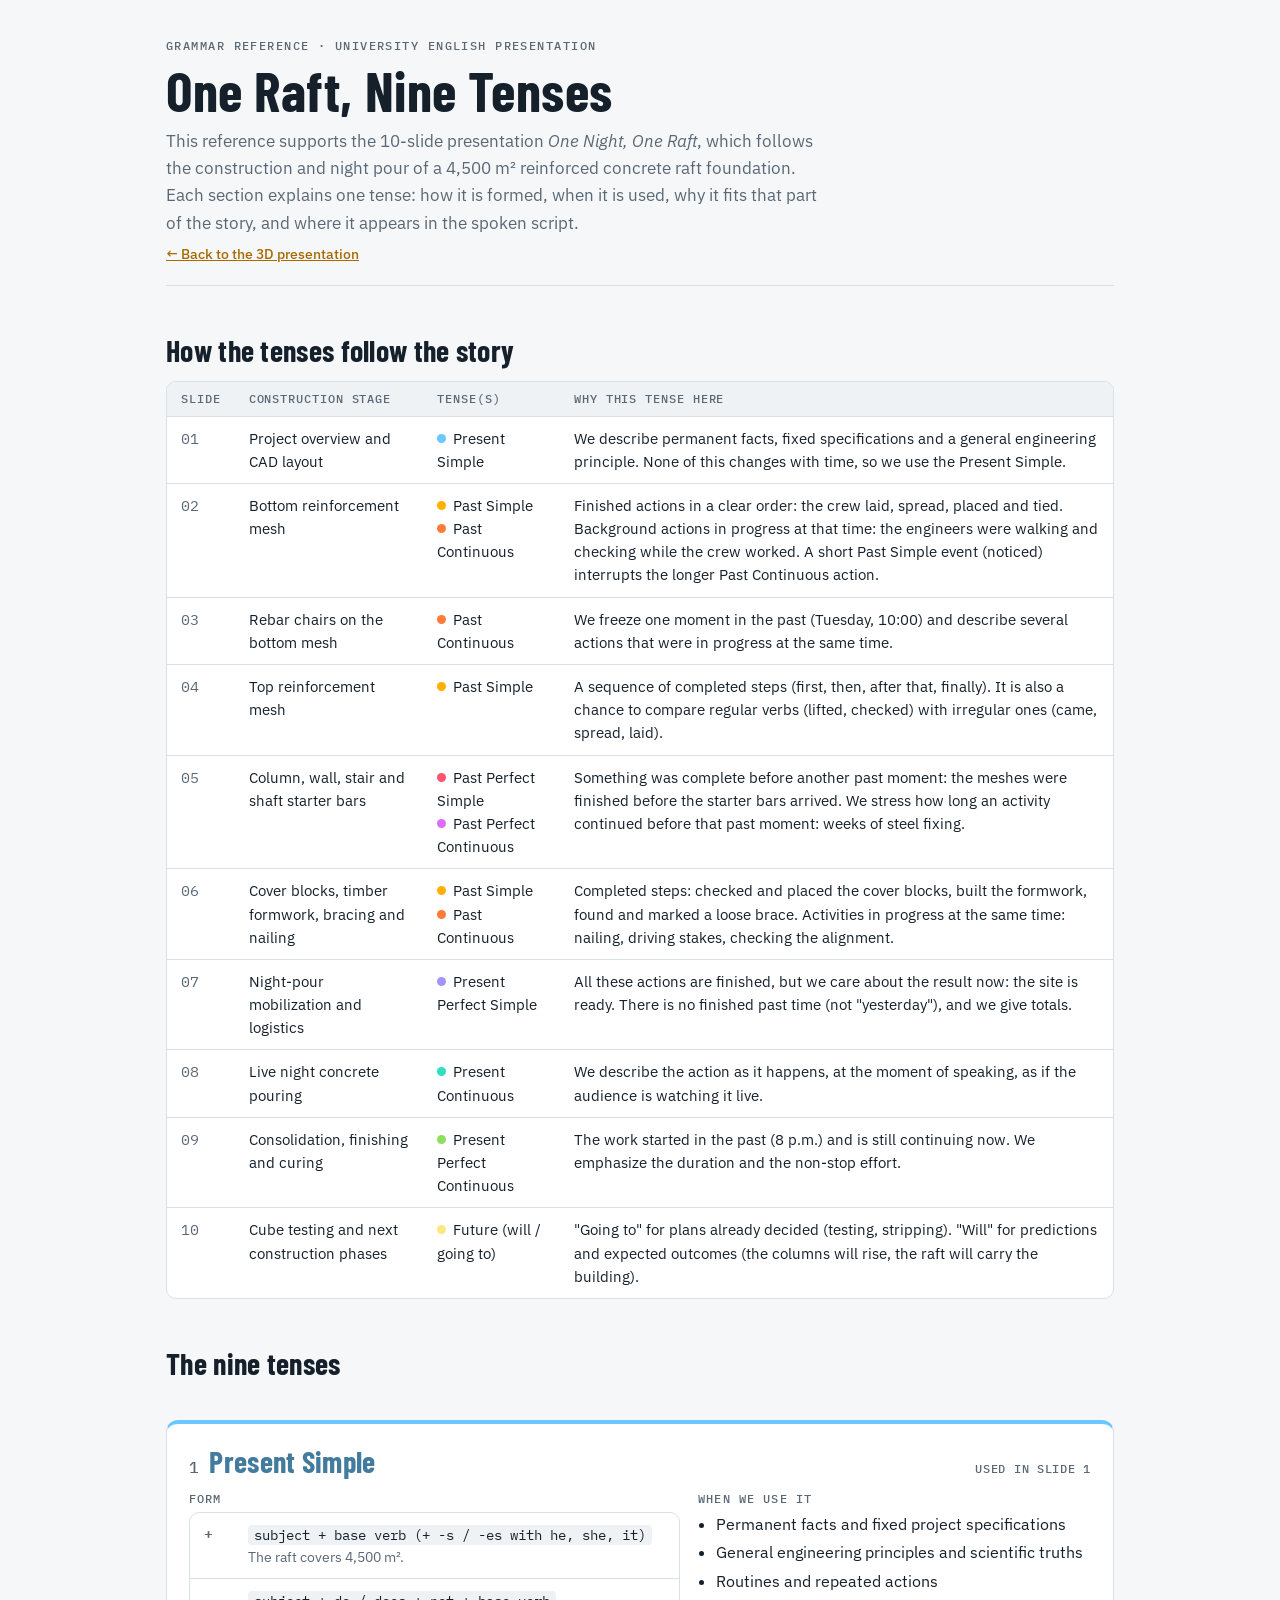
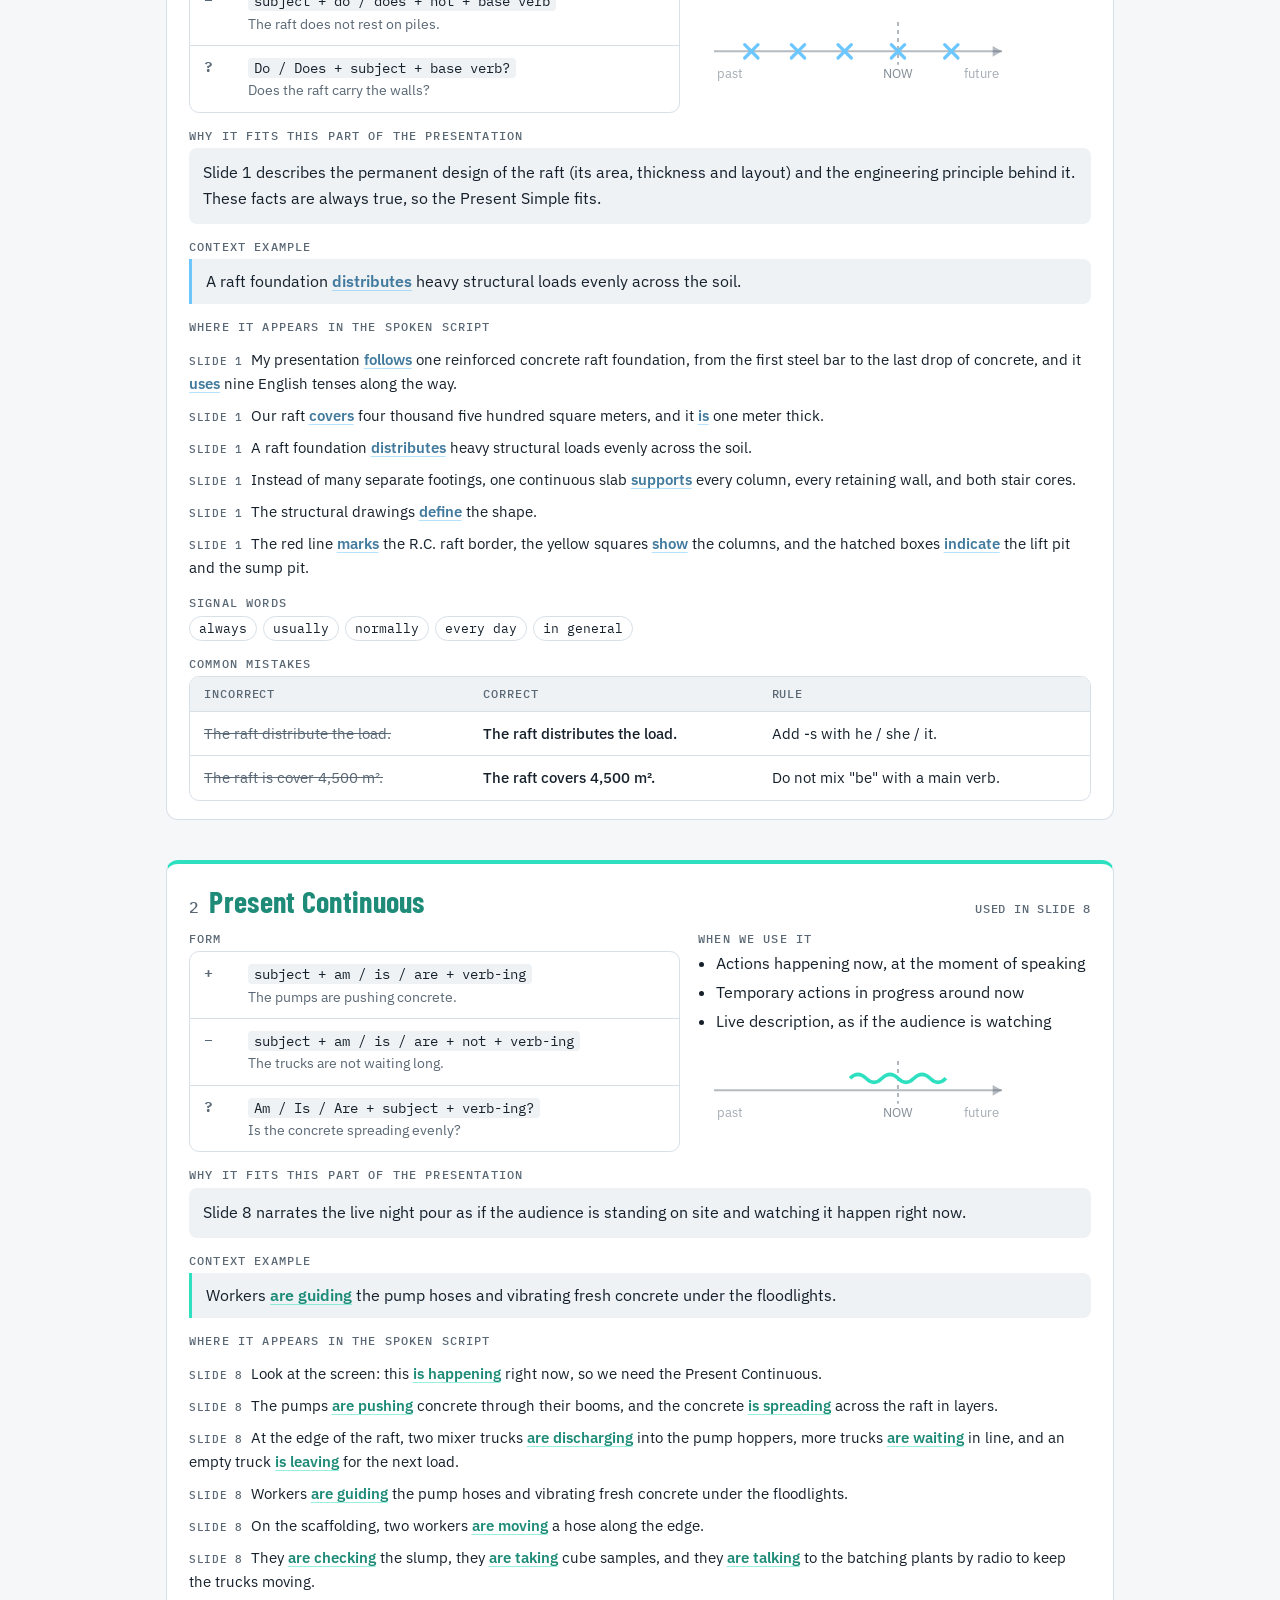
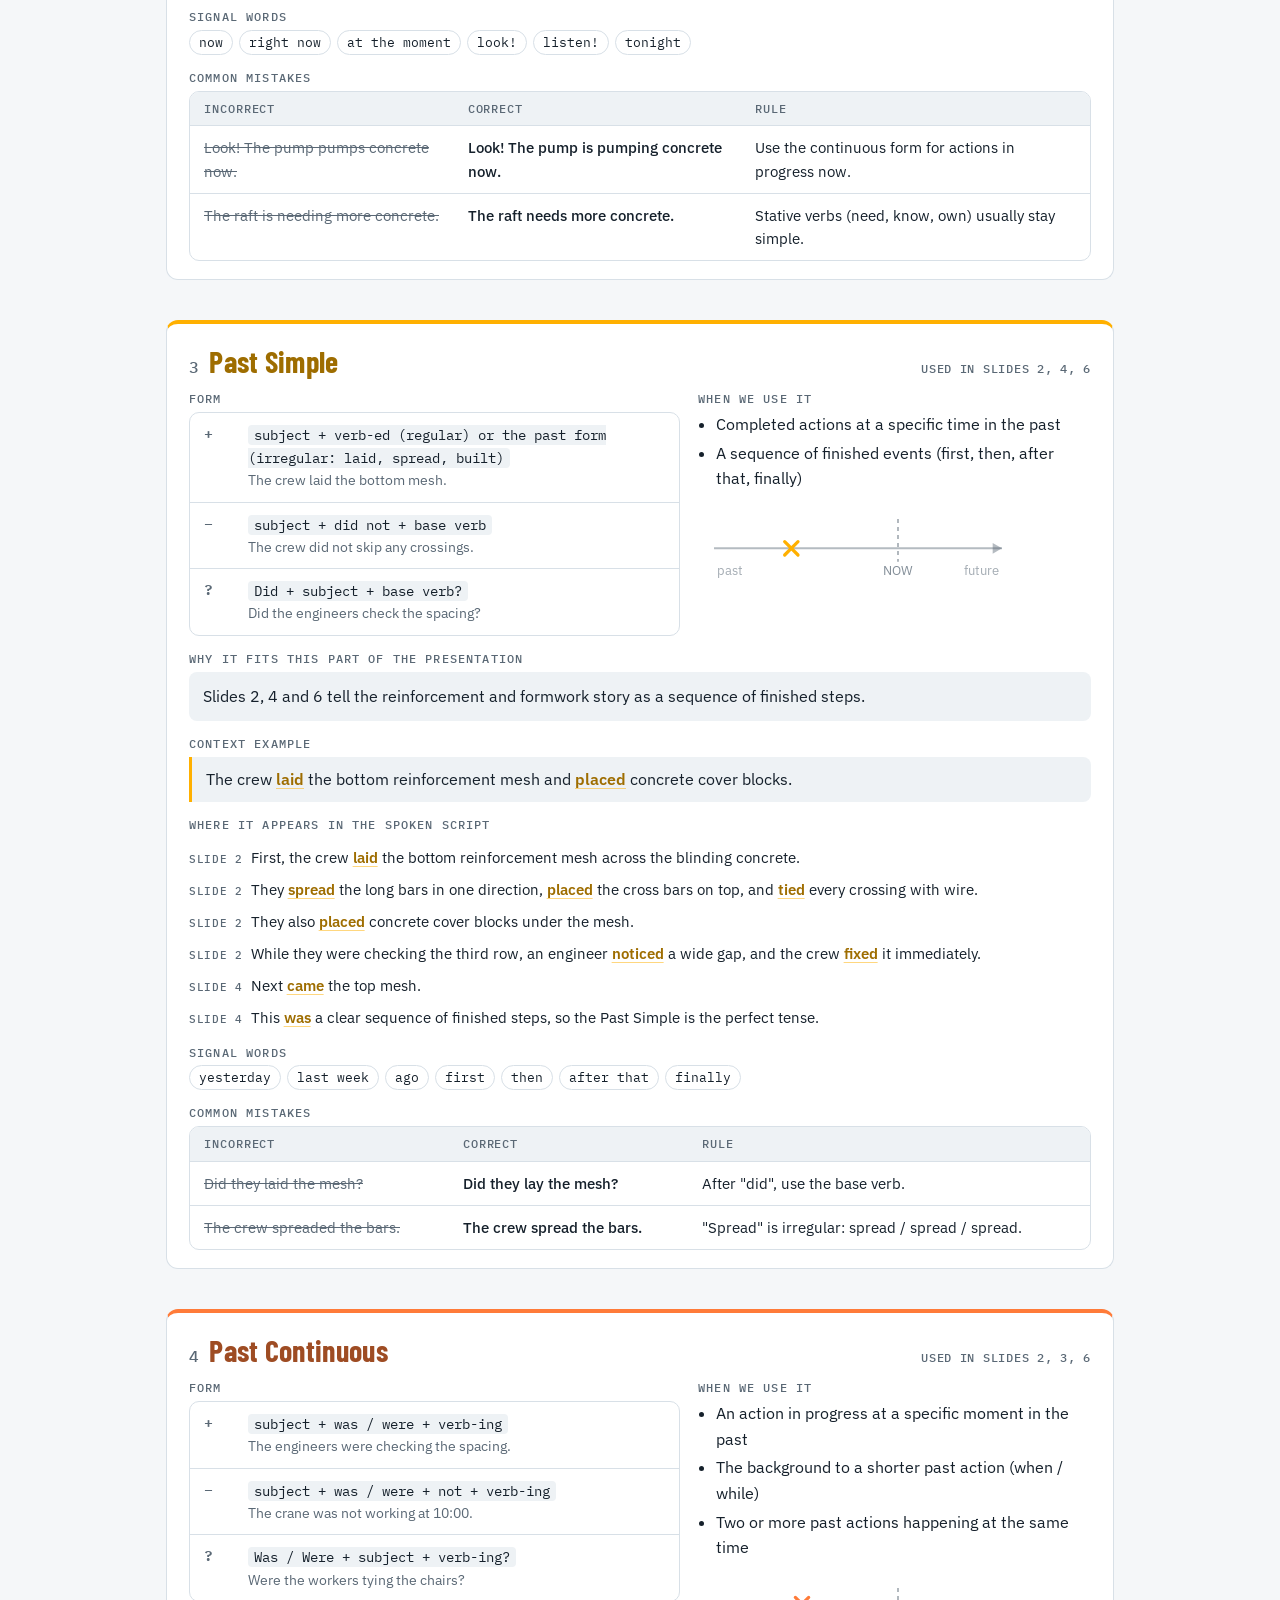
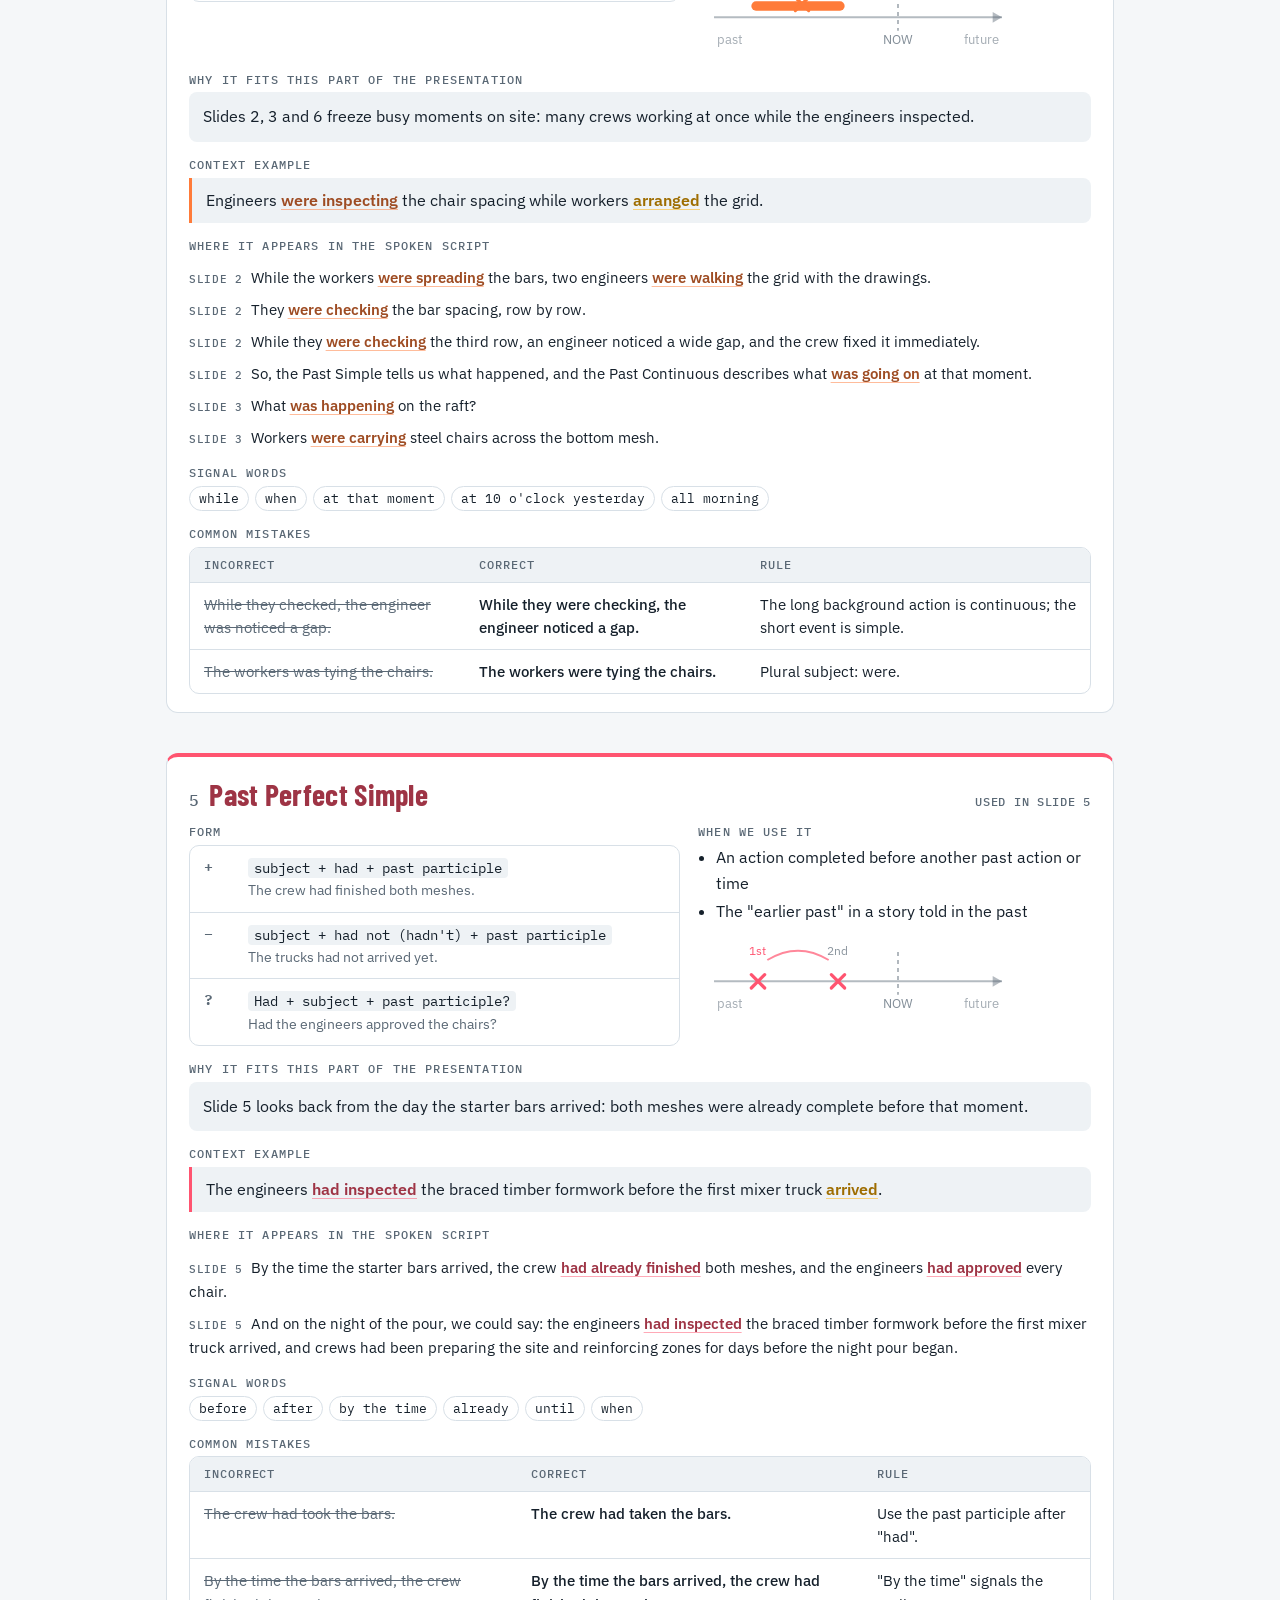
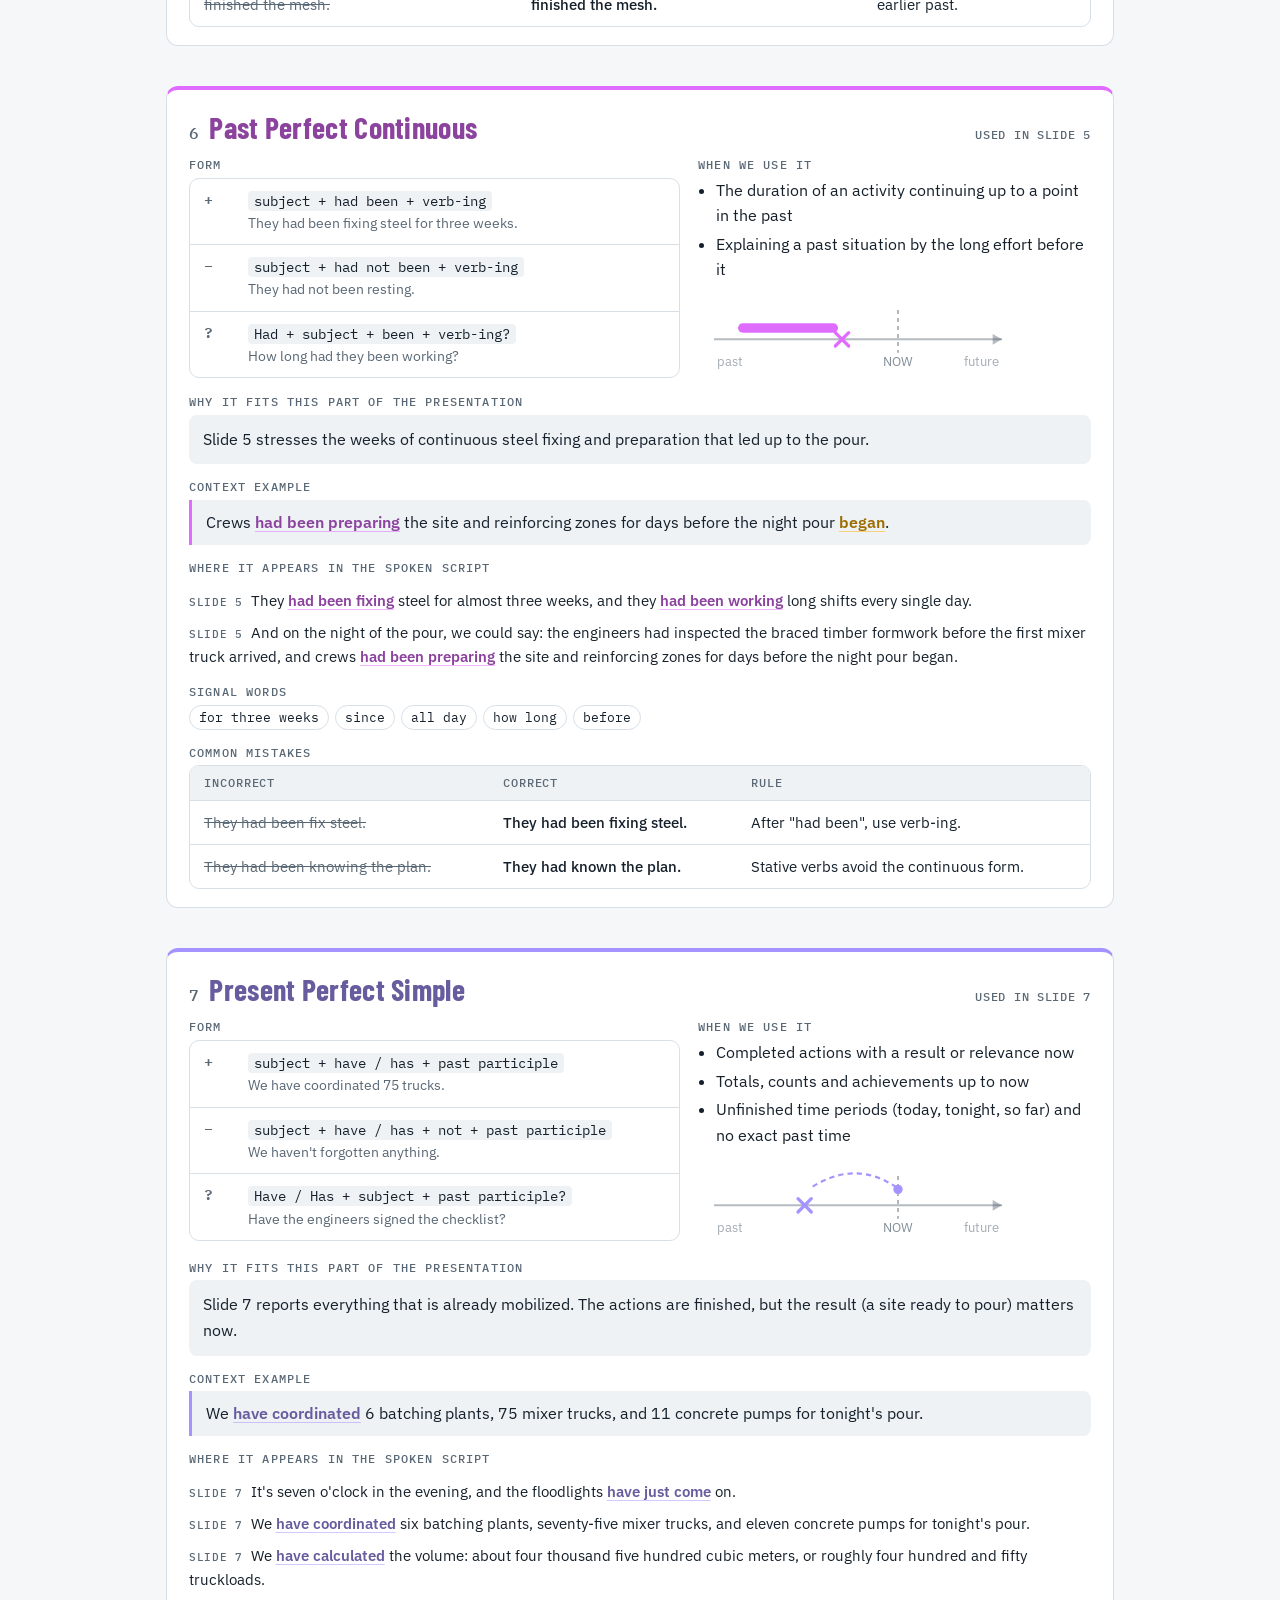
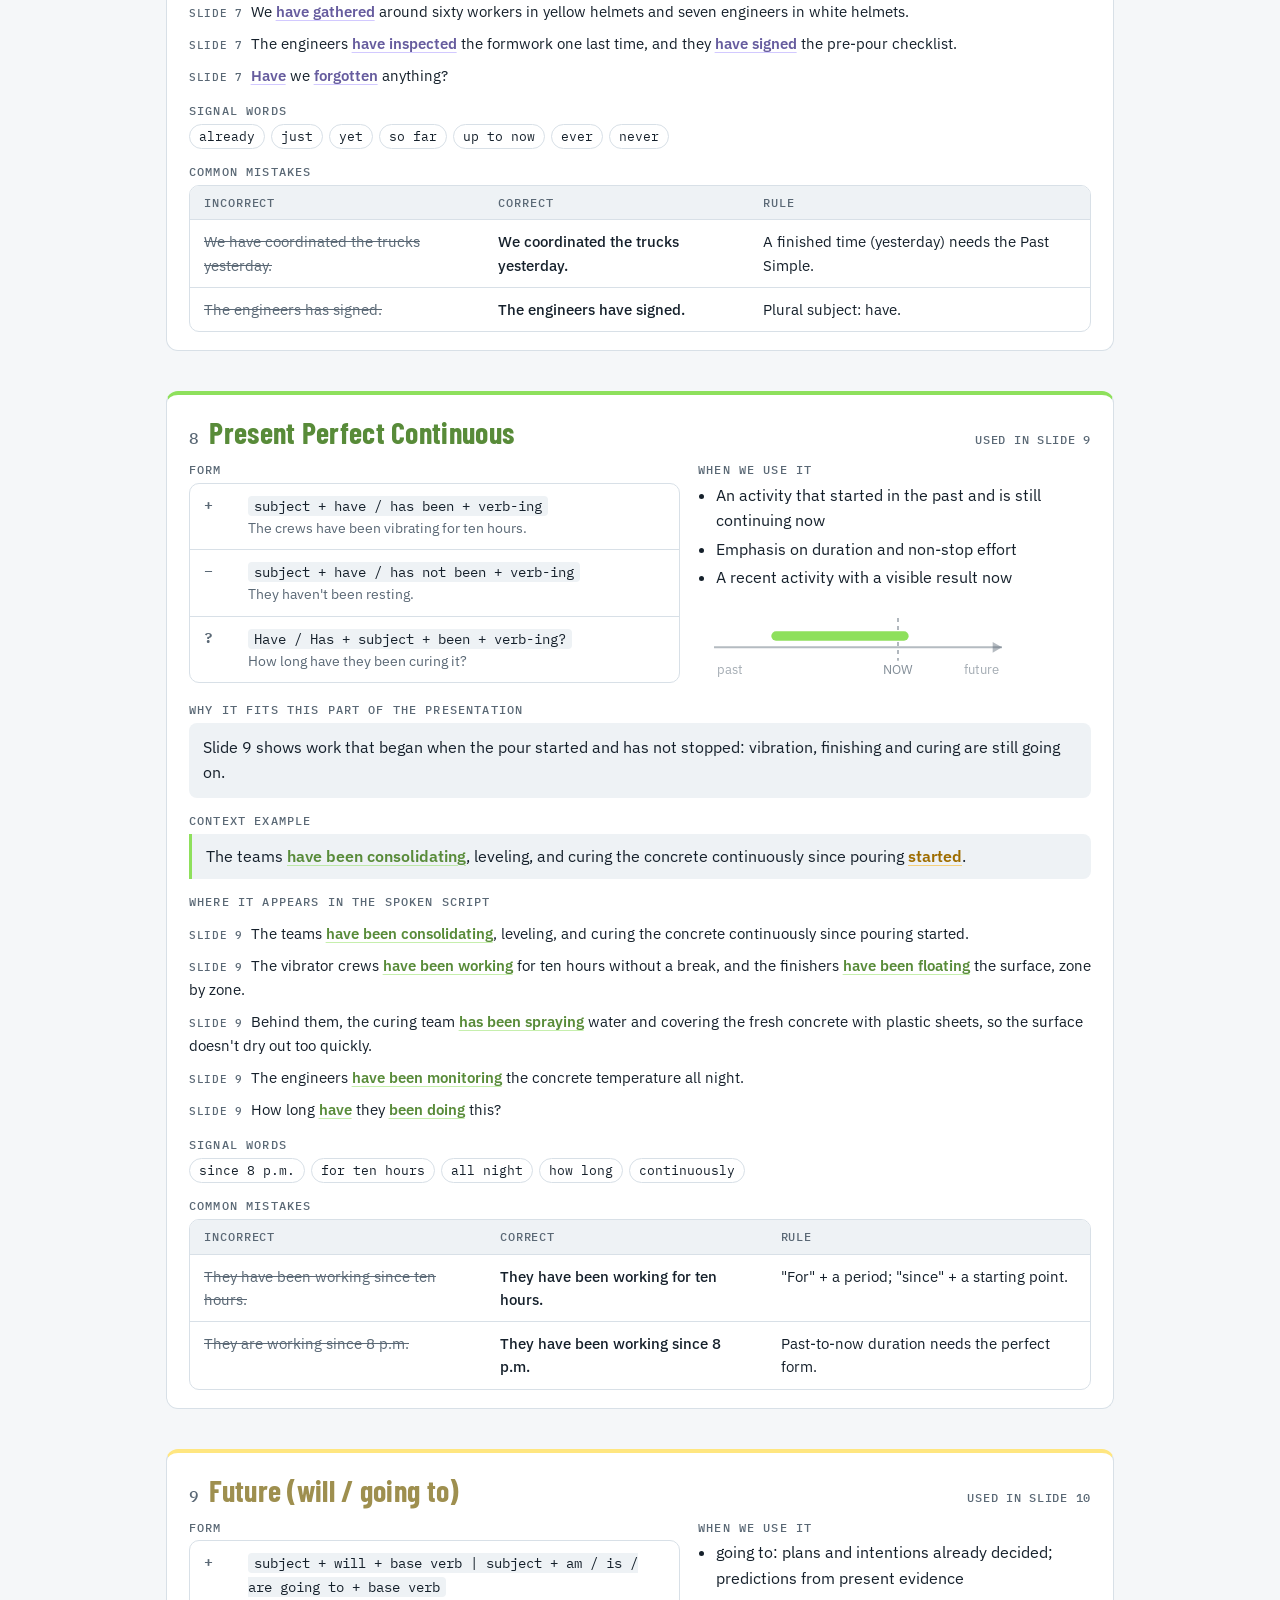
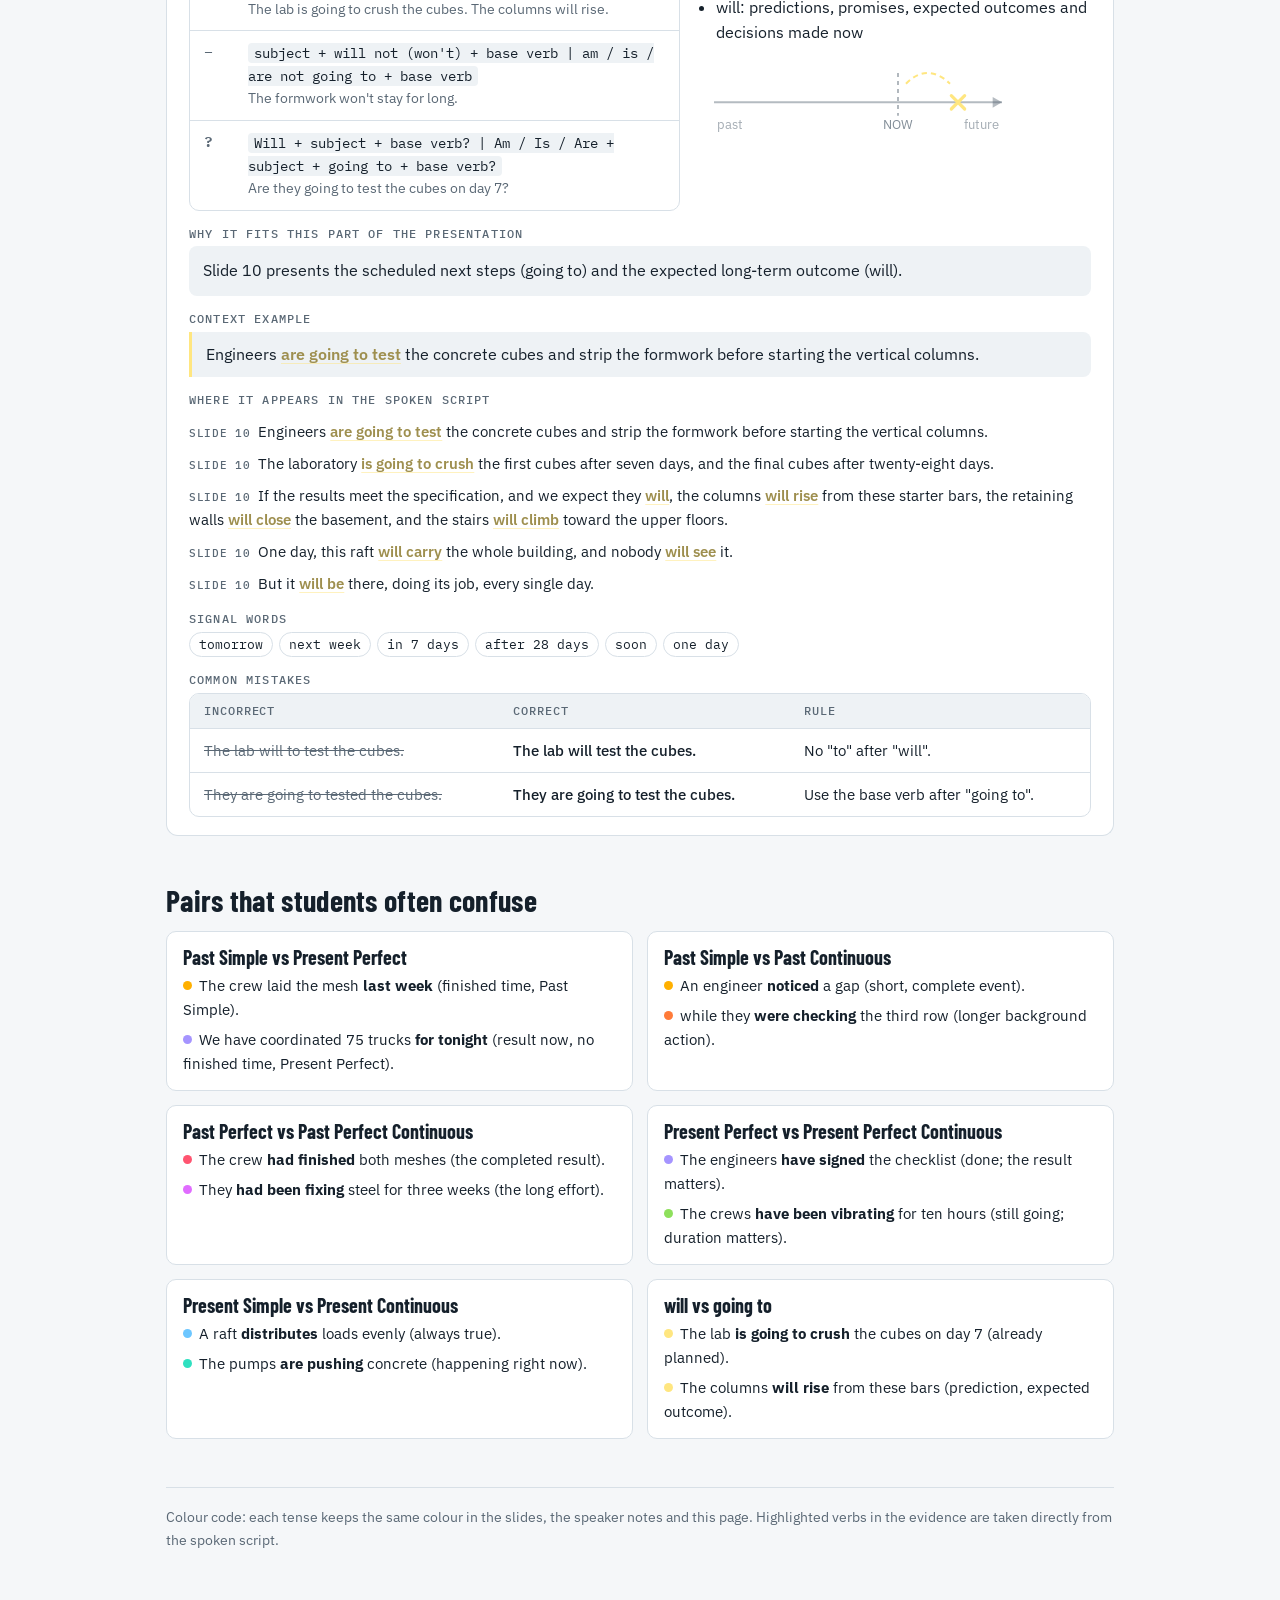
<file: raft-presentation/grammar.html>
<!doctype html>
<html lang="en">
<head>
<meta charset="utf-8">
<meta name="viewport" content="width=device-width, initial-scale=1, viewport-fit=cover">
<title>One Raft, Nine Tenses</title>
<meta name="description" content="Grammar reference for the presentation One Night, One Raft: how and why each of the nine English tenses is used.">
<link rel="preconnect" href="https://fonts.googleapis.com">
<link rel="preconnect" href="https://fonts.gstatic.com" crossorigin>
<link rel="stylesheet" href="https://fonts.googleapis.com/css2?family=Barlow+Condensed:wght@600;700&family=IBM+Plex+Mono:wght@400;500&family=IBM+Plex+Sans:wght@400;500;600&display=swap">
<style>
  /* Layout concept: a single reading column, one numbered section per tense (the numbering is the
     course's own 1-9 order), each with a form table, a timeline, and evidence quoted from the script. */
  :root {
    --bg: #f5f7f9; --surface: #ffffff; --ink: #15202b; --muted: #5a6875; --line: #d8e0e7;
    --accent: #a86a00; --code-bg: #eef2f5;
    --f-display: "Barlow Condensed", "Arial Narrow", sans-serif;
    --f-body: "IBM Plex Sans", "Segoe UI", system-ui, sans-serif;
    --f-mono: "IBM Plex Mono", ui-monospace, Menlo, monospace;
    --mix: black; --mixp: 38%;
    color-scheme: light;
  }
  @media (prefers-color-scheme: dark) { :root:not([data-theme="light"]) { --bg: #0d141c; --surface: #121c27; --ink: #e6edf3; --muted: #93a4b3; --line: #243241; --accent: #ffb21a; --code-bg: #182432; --mix: white; --mixp: 0%; color-scheme: dark; } }
  :root[data-theme="dark"] { --bg: #0d141c; --surface: #121c27; --ink: #e6edf3; --muted: #93a4b3; --line: #243241; --accent: #ffb21a; --code-bg: #182432; --mix: white; --mixp: 0%; color-scheme: dark; }
  * { box-sizing: border-box; }
  body { margin: 0; background: var(--bg); color: var(--ink); font: 400 16px/1.6 var(--f-body); -webkit-font-smoothing: antialiased; }
  .wrap { max-width: 980px; margin: 0 auto; padding-left: max(16px, env(safe-area-inset-left, 0px)); padding-right: max(16px, env(safe-area-inset-right, 0px)); padding-block: 40px 64px; }
  .tc { color: color-mix(in srgb, var(--tc) calc(100% - var(--mixp)), var(--mix)); }
  header.top { display: grid; gap: 10px; padding-bottom: 24px; border-bottom: 1px solid var(--line); }
  .eyebrow { font: 500 12px/1 var(--f-mono); letter-spacing: .12em; text-transform: uppercase; color: var(--muted); }
  h1 { margin: 0; font: 700 clamp(36px, 6vw, 56px)/1 var(--f-display); letter-spacing: .01em; text-wrap: balance; }
  .lede { margin: 0; max-width: 66ch; color: var(--muted); font-size: 17px; }
  .back { font: 500 14px/1 var(--f-body); color: var(--accent); }
  h2 { margin: 48px 0 14px; font: 700 30px/1.1 var(--f-display); letter-spacing: .01em; }
  .table-wrap { overflow-x: auto; border: 1px solid var(--line); border-radius: 10px; background: var(--surface); }
  table { width: 100%; border-collapse: collapse; font-size: 14.5px; }
  th, td { text-align: left; padding: 10px 14px; border-bottom: 1px solid var(--line); vertical-align: top; }
  th { font: 500 11.5px/1.2 var(--f-mono); letter-spacing: .08em; text-transform: uppercase; color: var(--muted); background: var(--code-bg); }
  tr:last-child td { border-bottom: 0; }
  td.num { font-variant-numeric: tabular-nums; font-family: var(--f-mono); color: var(--muted); width: 56px; }
  .dot { display: inline-block; width: 9px; height: 9px; border-radius: 50%; background: var(--tc); margin-right: 7px; vertical-align: 1px; }
  .verb { font-weight: 600; color: color-mix(in srgb, var(--tc) calc(100% - var(--mixp)), var(--mix)); text-decoration: underline; text-decoration-color: color-mix(in srgb, var(--tc) 50%, transparent); text-underline-offset: 3px; }
  section.tense { margin-top: 40px; padding: 22px 22px 18px; background: var(--surface); border: 1px solid var(--line); border-radius: 12px; border-top: 4px solid var(--tc); display: grid; gap: 16px; }
  .tense-head { display: flex; flex-wrap: wrap; align-items: baseline; justify-content: space-between; gap: 8px 16px; }
  .tense-head h3 { margin: 0; font: 700 30px/1 var(--f-display); letter-spacing: .01em; }
  .tense-head h3 span { font-family: var(--f-mono); font-size: 16px; color: var(--muted); margin-right: 10px; font-weight: 500; }
  .slides { font: 500 12px/1 var(--f-mono); color: var(--muted); letter-spacing: .06em; text-transform: uppercase; }
  .grid2 { display: grid; grid-template-columns: minmax(0, 1.25fr) minmax(0, 1fr); gap: 18px; }
  .grid2 > * { min-width: 0; }
  .form-table td:first-child { width: 44px; font: 600 15px/1.4 var(--f-mono); color: var(--muted); }
  .form-table td code { font: 400 13.5px/1.5 var(--f-mono); background: var(--code-bg); padding: 1px 6px; border-radius: 4px; }
  .form-table .ex { color: var(--muted); font-size: 14px; }
  h4 { margin: 0 0 6px; font: 500 11.5px/1.2 var(--f-mono); letter-spacing: .1em; text-transform: uppercase; color: var(--muted); }
  ul.plain { margin: 0; padding-left: 18px; }
  ul.plain li { margin: 3px 0; }
  .why { margin: 0; padding: 12px 14px; border-radius: 8px; background: var(--code-bg); }
  .signals { display: flex; flex-wrap: wrap; gap: 6px; }
  .signals span { font: 400 13px/1 var(--f-mono); padding: 5px 9px; border: 1px solid var(--line); border-radius: 999px; }
  blockquote { margin: 0; padding: 10px 14px; border-left: 3px solid var(--tc); background: var(--code-bg); border-radius: 0 8px 8px 0; font-size: 15.5px; }
  .evidence { display: grid; gap: 8px; }
  .evidence p { margin: 0; font-size: 15px; }
  .evidence small { font: 500 11px/1 var(--f-mono); color: var(--muted); margin-right: 8px; letter-spacing: .06em; }
  .timeline { color: var(--muted); max-width: 320px; }
  .mistakes td:nth-child(1) s { color: var(--muted); }
  .mistakes td:nth-child(2) { font-weight: 500; }
  .pairs { display: grid; grid-template-columns: repeat(2, minmax(0, 1fr)); gap: 14px; }
  .pair { background: var(--surface); border: 1px solid var(--line); border-radius: 10px; padding: 14px 16px; }
  .pair h3 { margin: 0 0 6px; font: 700 20px/1.1 var(--f-display); }
  .pair p { margin: 6px 0 0; font-size: 15px; }
  footer { margin-top: 48px; padding-top: 18px; border-top: 1px solid var(--line); color: var(--muted); font-size: 14px; }
  a { color: var(--accent); }
  a:focus-visible { outline: 2px solid var(--accent); outline-offset: 2px; }
  @media (max-width: 720px) { .grid2, .pairs { grid-template-columns: minmax(0, 1fr); } section.tense { padding: 16px; } }
</style>
</head>
<body>
<div class="wrap">
  <header class="top">
    <div class="eyebrow">Grammar reference · University English presentation</div>
    <h1>One Raft, Nine Tenses</h1>
    <p class="lede">This reference supports the 10-slide presentation <em>One Night, One Raft</em>, which follows the construction and night pour of a 4,500 m² reinforced concrete raft foundation. Each section explains one tense: how it is formed, when it is used, why it fits that part of the story, and where it appears in the spoken script.</p>
    <a class="back" href="index.html">← Back to the 3D presentation</a>
  </header>

  <h2>How the tenses follow the story</h2>
  <div class="table-wrap"><table id="map"><thead><tr><th>Slide</th><th>Construction stage</th><th>Tense(s)</th><th>Why this tense here</th></tr></thead><tbody></tbody></table></div>

  <div id="tenses"></div>

  <h2>Pairs that students often confuse</h2>
  <div class="pairs" id="pairs"></div>

  <footer>Colour code: each tense keeps the same colour in the slides, the speaker notes and this page. Highlighted verbs in the evidence are taken directly from the spoken script.</footer>
</div>
<script src="js/content.js"></script>
<script>
(function () {
  const C = window.RAFT_CONTENT, TN = C.TENSES, esc = C.esc;
  // slide map
  document.querySelector('#map tbody').innerHTML = C.SLIDES.map(s =>
    '<tr><td class="num">' + String(s.n).padStart(2, '0') + '</td><td>' + esc(s.zone) + '</td><td>' +
    s.tenses.map(k => '<div style="--tc:' + TN[k].color + '"><span class="dot"></span>' + TN[k].name + '</div>').join('') +
    '</td><td>' + s.tenses.map(k => esc(s.explain[k])).join(' ') + '</td></tr>').join('');
  // evidence: script sentences containing verbs of each tense
  function sentences(text) {
    return text.replace(/ \/\/ /g, ' ').replace(/ \/ /g, ' ').split(/(?<=[.?!])\s+(?=[A-Z"{])/);
  }
  const evidence = {};
  C.SLIDES.forEach(s => sentences(s.script).forEach(sen => {
    C.verbsIn(sen).forEach(([k]) => { (evidence[k] = evidence[k] || []); if (!evidence[k].some(e => e.sen === sen)) evidence[k].push({ n: s.n, sen }); });
  }));
  document.getElementById('tenses').innerHTML = '<h2>The nine tenses</h2>' + C.TENSE_ORDER.map(k => {
    const t = TN[k];
    const ev = (evidence[k] || []).slice(0, 6).map(e => '<p><small>SLIDE ' + e.n + '</small>' + C.markupToHTML(e.sen.replace(/\{(\w+):([^}]+)\}/g, (m, kk, v) => kk === k ? m : v)) + '</p>').join('');
    return '<section class="tense" style="--tc:' + t.color + '" id="t-' + k + '">' +
      '<div class="tense-head"><h3 class="tc"><span>' + t.n + '</span>' + t.name + '</h3><div class="slides">Used in slide' + (t.slides.length > 1 ? 's ' : ' ') + t.slides.join(', ') + '</div></div>' +
      '<div class="grid2"><div><h4>Form</h4><div class="table-wrap"><table class="form-table"><tbody>' +
      '<tr><td>+</td><td><code>' + esc(t.form.pos) + '</code><div class="ex">' + esc(t.formEx.pos) + '</div></td></tr>' +
      '<tr><td>−</td><td><code>' + esc(t.form.neg) + '</code><div class="ex">' + esc(t.formEx.neg) + '</div></td></tr>' +
      '<tr><td>?</td><td><code>' + esc(t.form.q) + '</code><div class="ex">' + esc(t.formEx.q) + '</div></td></tr>' +
      '</tbody></table></div></div>' +
      '<div><h4>When we use it</h4><ul class="plain">' + t.use.map(u => '<li>' + esc(u) + '</li>').join('') + '</ul>' +
      '<div class="timeline" aria-hidden="true">' + C.timelineSVG(t.timeline, t.color) + '</div></div></div>' +
      '<div><h4>Why it fits this part of the presentation</h4><p class="why">' + esc(t.why) + '</p></div>' +
      '<div><h4>Context example</h4><blockquote>' + C.markupToHTML(t.example) + '</blockquote></div>' +
      '<div class="evidence"><h4>Where it appears in the spoken script</h4>' + ev + '</div>' +
      '<div><h4>Signal words</h4><div class="signals">' + t.signals.map(s => '<span>' + esc(s) + '</span>').join('') + '</div></div>' +
      '<div><h4>Common mistakes</h4><div class="table-wrap"><table class="mistakes"><thead><tr><th>Incorrect</th><th>Correct</th><th>Rule</th></tr></thead><tbody>' +
      t.mistakes.map(([a, b, r]) => '<tr><td><s>' + esc(a) + '</s></td><td>' + esc(b) + '</td><td>' + esc(r) + '</td></tr>').join('') +
      '</tbody></table></div></div></section>';
  }).join('');
  const pairs = [
    ['Past Simple vs Present Perfect', 'PAS', 'PRF', 'The crew laid the mesh <b>last week</b> (finished time, Past Simple).', 'We have coordinated 75 trucks <b>for tonight</b> (result now, no finished time, Present Perfect).'],
    ['Past Simple vs Past Continuous', 'PAS', 'PAC', 'An engineer <b>noticed</b> a gap (short, complete event).', 'while they <b>were checking</b> the third row (longer background action).'],
    ['Past Perfect vs Past Perfect Continuous', 'PPF', 'PPFC', 'The crew <b>had finished</b> both meshes (the completed result).', 'They <b>had been fixing</b> steel for three weeks (the long effort).'],
    ['Present Perfect vs Present Perfect Continuous', 'PRF', 'PRFC', 'The engineers <b>have signed</b> the checklist (done; the result matters).', 'The crews <b>have been vibrating</b> for ten hours (still going; duration matters).'],
    ['Present Simple vs Present Continuous', 'PRS', 'PRC', 'A raft <b>distributes</b> loads evenly (always true).', 'The pumps <b>are pushing</b> concrete (happening right now).'],
    ['will vs going to', 'FUT', 'FUT', 'The lab <b>is going to crush</b> the cubes on day 7 (already planned).', 'The columns <b>will rise</b> from these bars (prediction, expected outcome).']
  ];
  document.getElementById('pairs').innerHTML = pairs.map(([h, a, b, x, y]) =>
    '<div class="pair"><h3>' + h + '</h3><p style="--tc:' + TN[a].color + '"><span class="dot"></span>' + x + '</p><p style="--tc:' + TN[b].color + '"><span class="dot"></span>' + y + '</p></div>').join('');
})();
</script>
</body>
</html>
</file>
